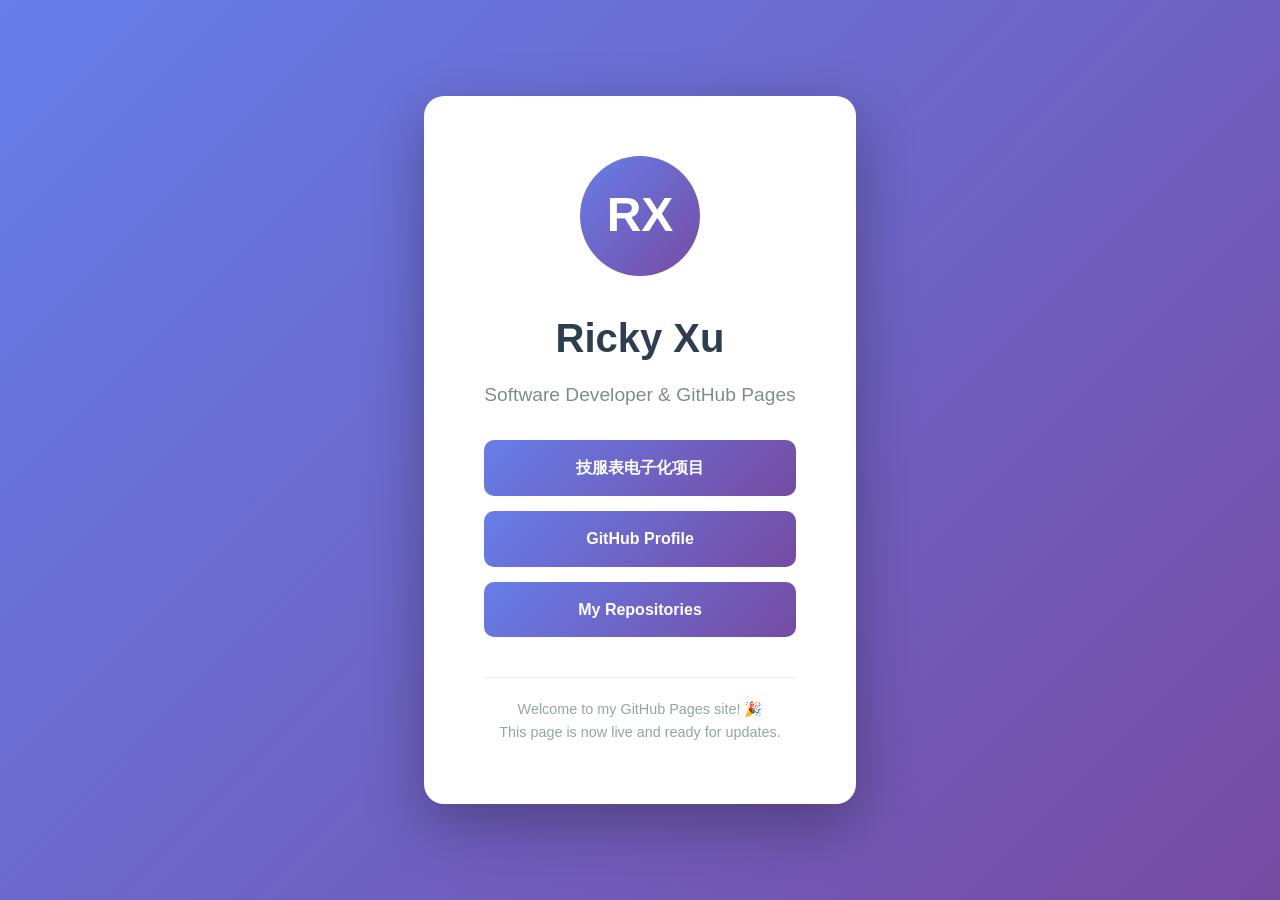
<file: index.html>
<!DOCTYPE html>
<html lang="zh-CN">
<head>
    <meta charset="UTF-8">
    <meta name="viewport" content="width=device-width, initial-scale=1.0">
    <title>Ricky Xu's GitHub Pages</title>
    <style>
        * {
            margin: 0;
            padding: 0;
            box-sizing: border-box;
        }
        body {
            font-family: -apple-system, BlinkMacSystemFont, 'Segoe UI', Roboto, 'Helvetica Neue', Arial, sans-serif;
            line-height: 1.6;
            color: #333;
            background: linear-gradient(135deg, #667eea 0%, #764ba2 100%);
            min-height: 100vh;
            display: flex;
            align-items: center;
            justify-content: center;
        }
        .container {
            background: white;
            border-radius: 20px;
            box-shadow: 0 20px 60px rgba(0, 0, 0, 0.3);
            padding: 60px;
            max-width: 600px;
            text-align: center;
            margin: 20px;
        }
        .avatar {
            width: 120px;
            height: 120px;
            border-radius: 50%;
            background: linear-gradient(135deg, #667eea 0%, #764ba2 100%);
            margin: 0 auto 30px;
            display: flex;
            align-items: center;
            justify-content: center;
            font-size: 48px;
            color: white;
            font-weight: bold;
        }
        h1 {
            font-size: 2.5em;
            margin-bottom: 10px;
            color: #2c3e50;
        }
        .subtitle {
            font-size: 1.2em;
            color: #7f8c8d;
            margin-bottom: 30px;
        }
        .links {
            display: flex;
            flex-direction: column;
            gap: 15px;
            margin-top: 30px;
        }
        .link {
            display: inline-block;
            padding: 15px 30px;
            background: linear-gradient(135deg, #667eea 0%, #764ba2 100%);
            color: white;
            text-decoration: none;
            border-radius: 10px;
            font-weight: 600;
            transition: transform 0.3s, box-shadow 0.3s;
        }
        .link:hover {
            transform: translateY(-3px);
            box-shadow: 0 10px 30px rgba(102, 126, 234, 0.4);
        }
        .footer {
            margin-top: 40px;
            padding-top: 20px;
            border-top: 1px solid #eee;
            color: #95a5a6;
            font-size: 0.9em;
        }
    </style>
</head>
<body>
    <div class="container">
        <div class="avatar">RX</div>
        <h1>Ricky Xu</h1>
        <p class="subtitle">Software Developer & GitHub Pages</p>
        
        <div class="links">
            <a href="./service-sheet-electronic/" class="link">技服表电子化项目</a>
            <a href="https://github.com/rickyxu83" class="link">GitHub Profile</a>
            <a href="https://github.com/rickyxu83?tab=repositories" class="link">My Repositories</a>
        </div>
        
        <div class="footer">
            <p>Welcome to my GitHub Pages site! 🎉</p>
            <p>This page is now live and ready for updates.</p>
        </div>
    </div>
</body>
</html>
</file>
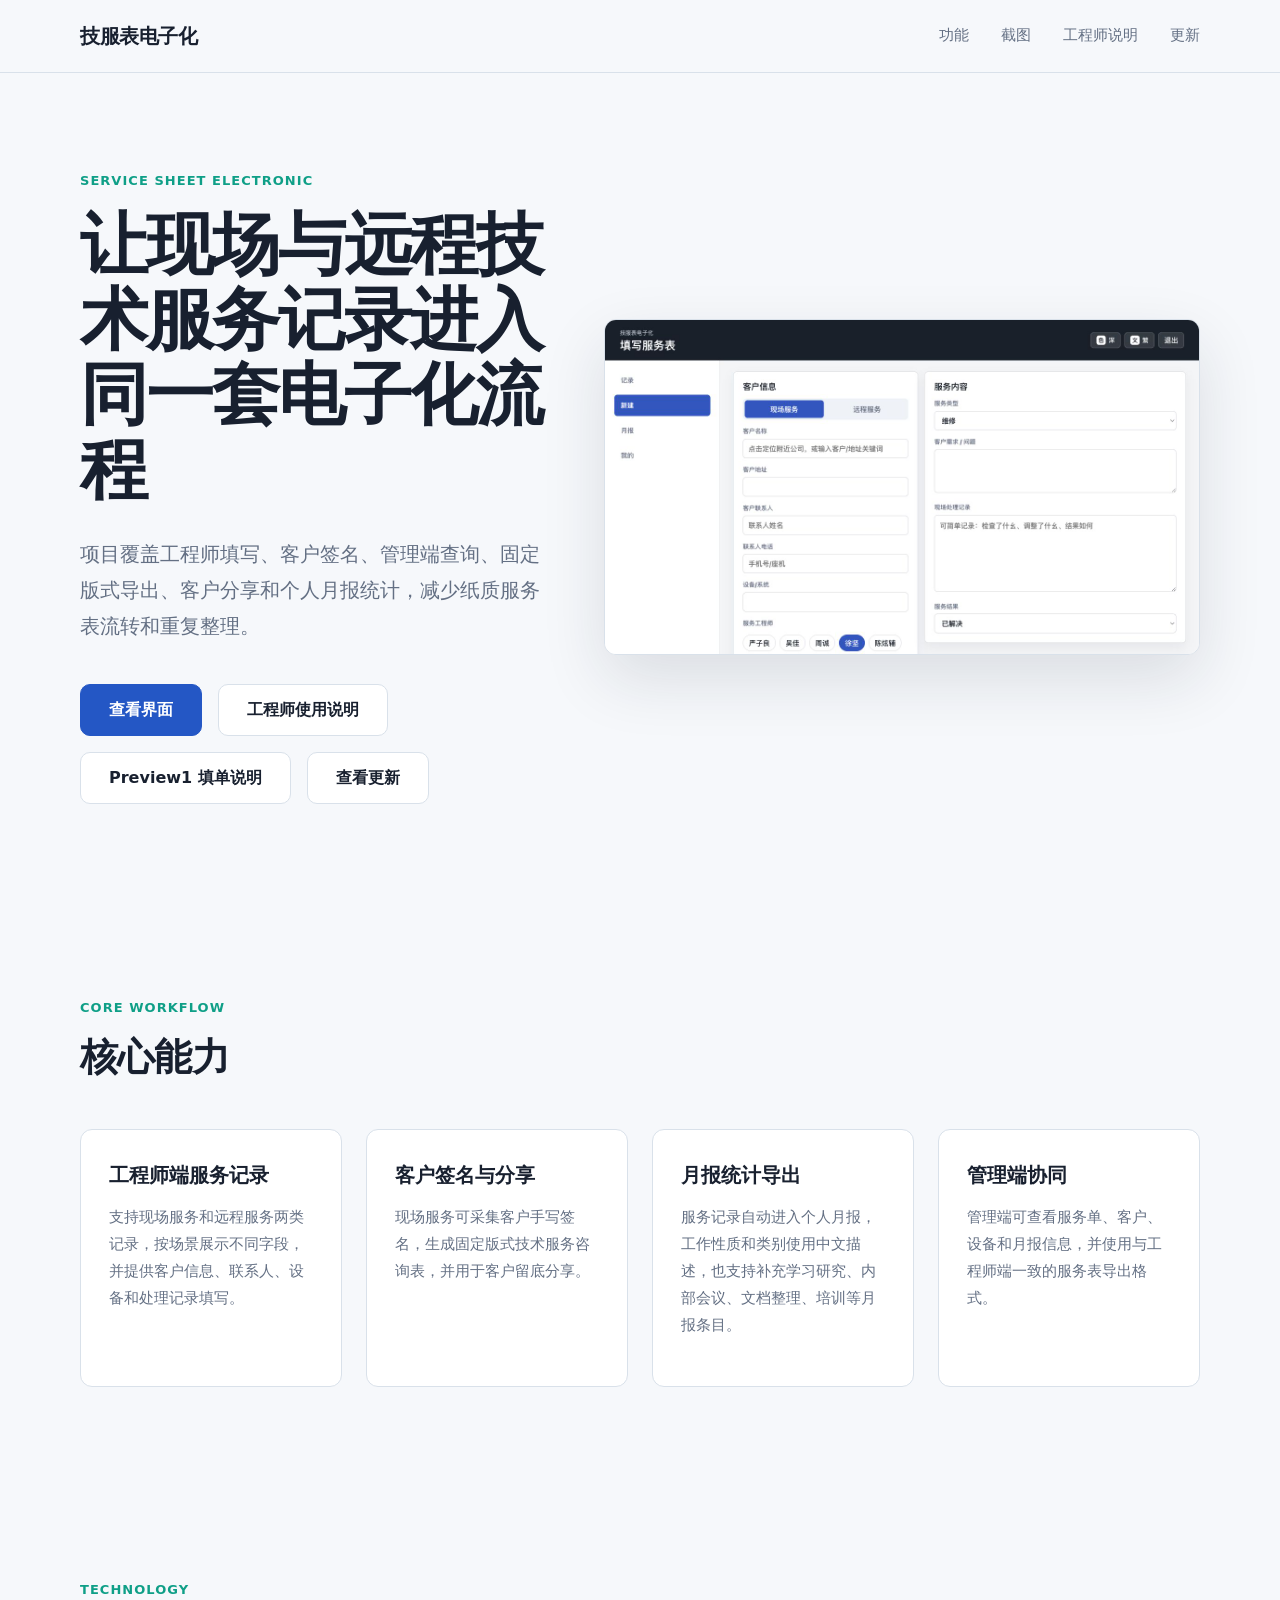
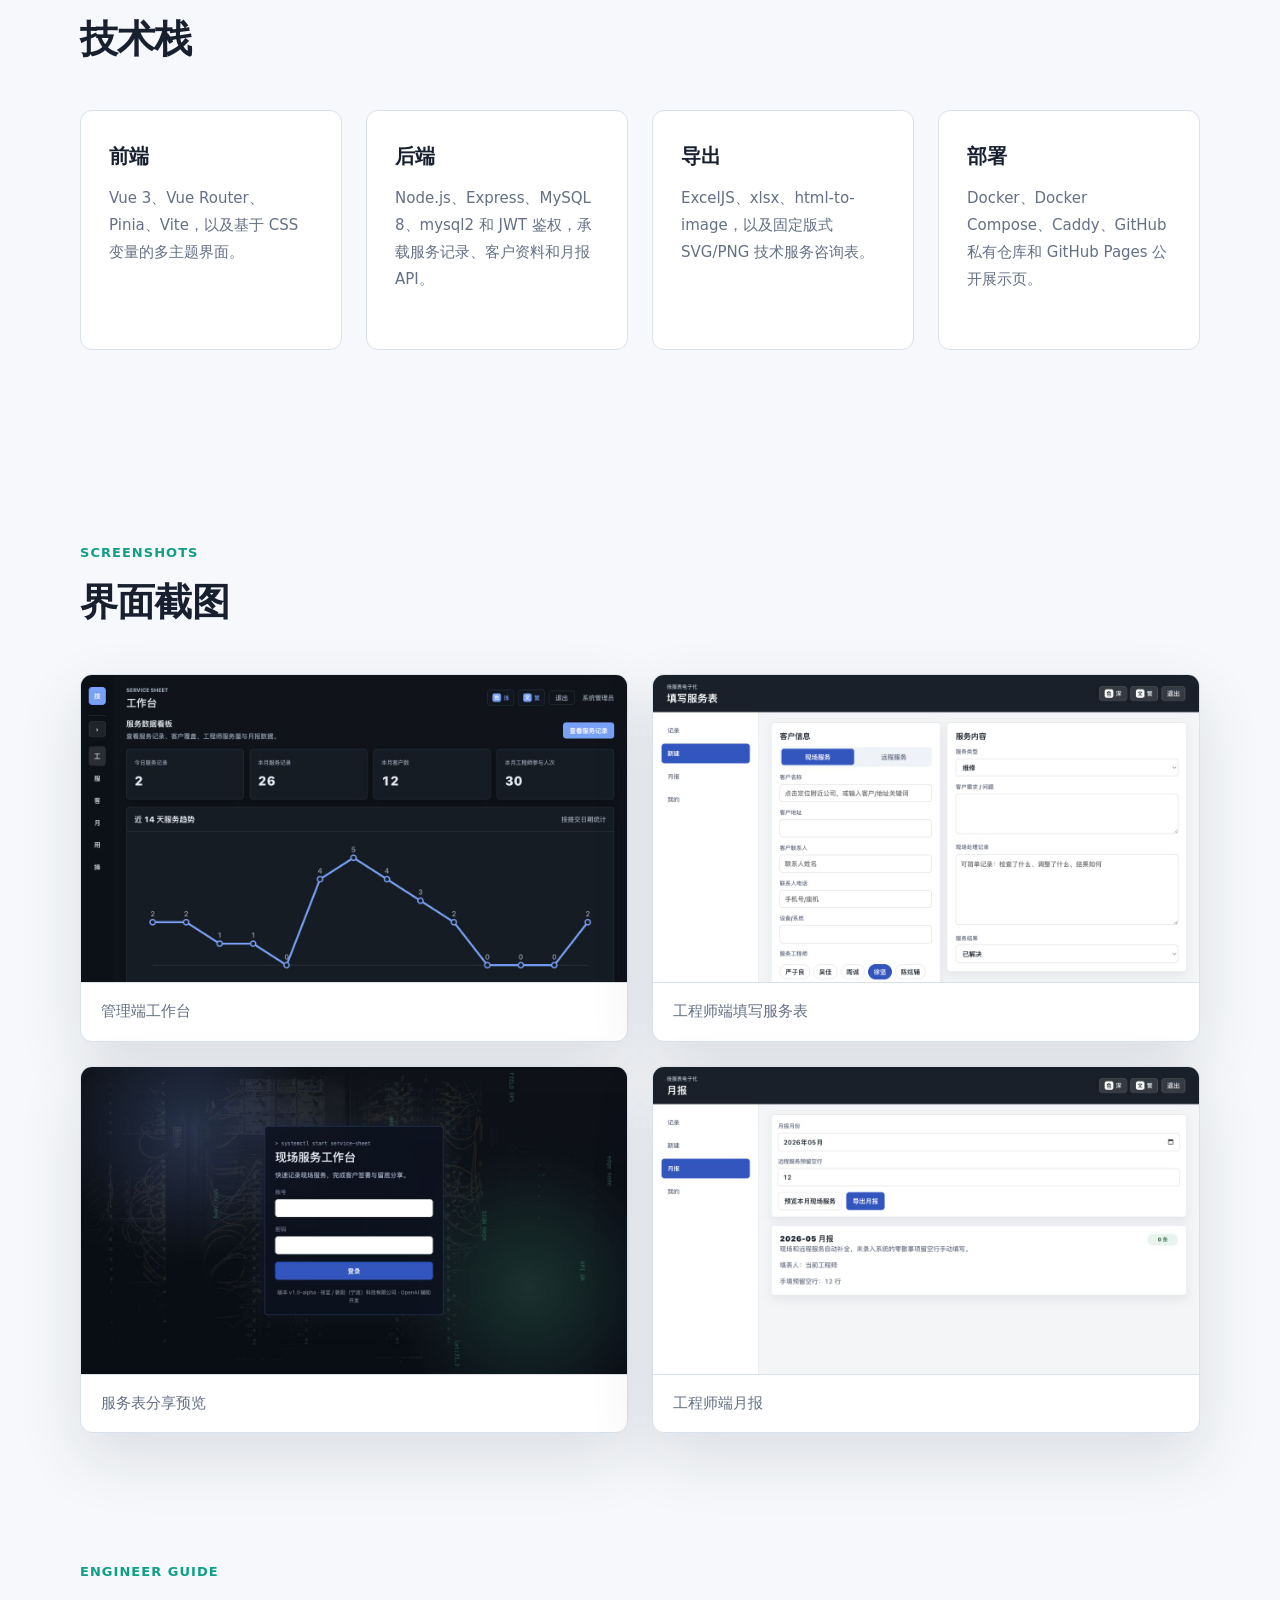
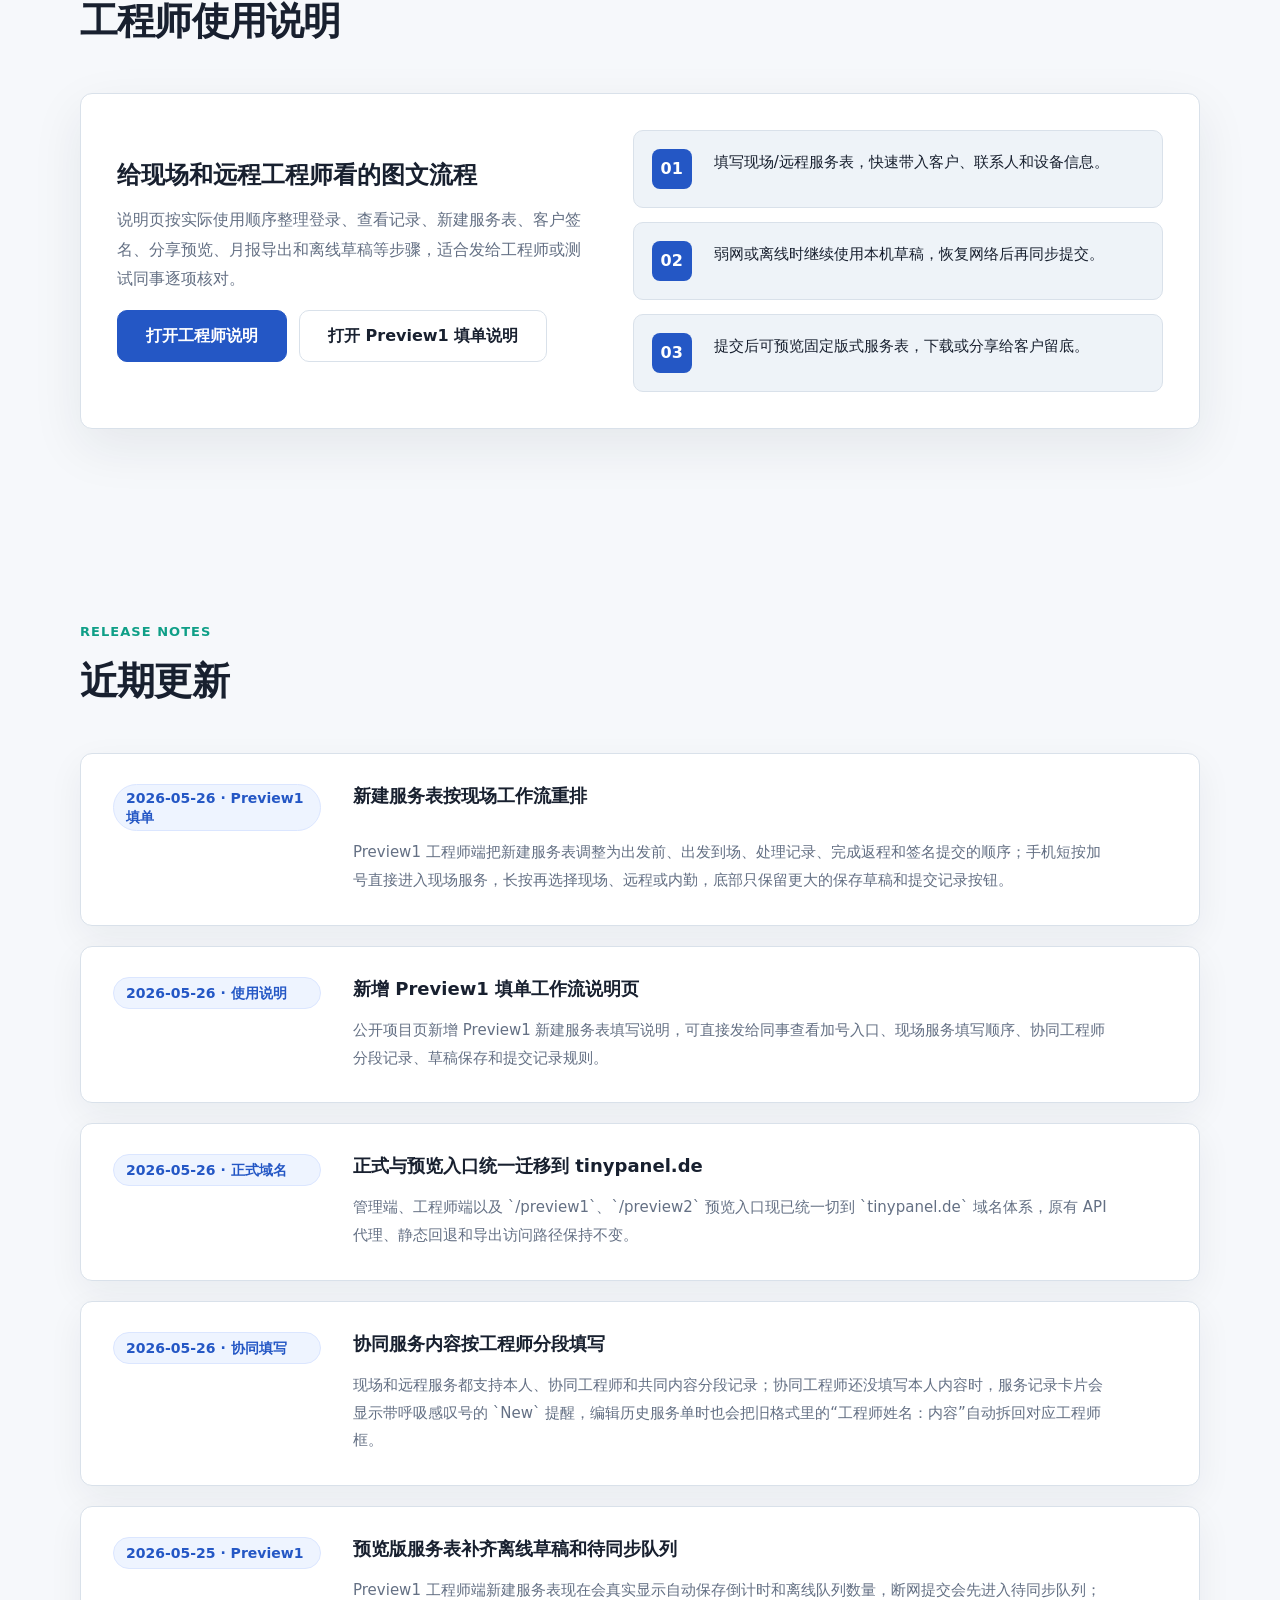
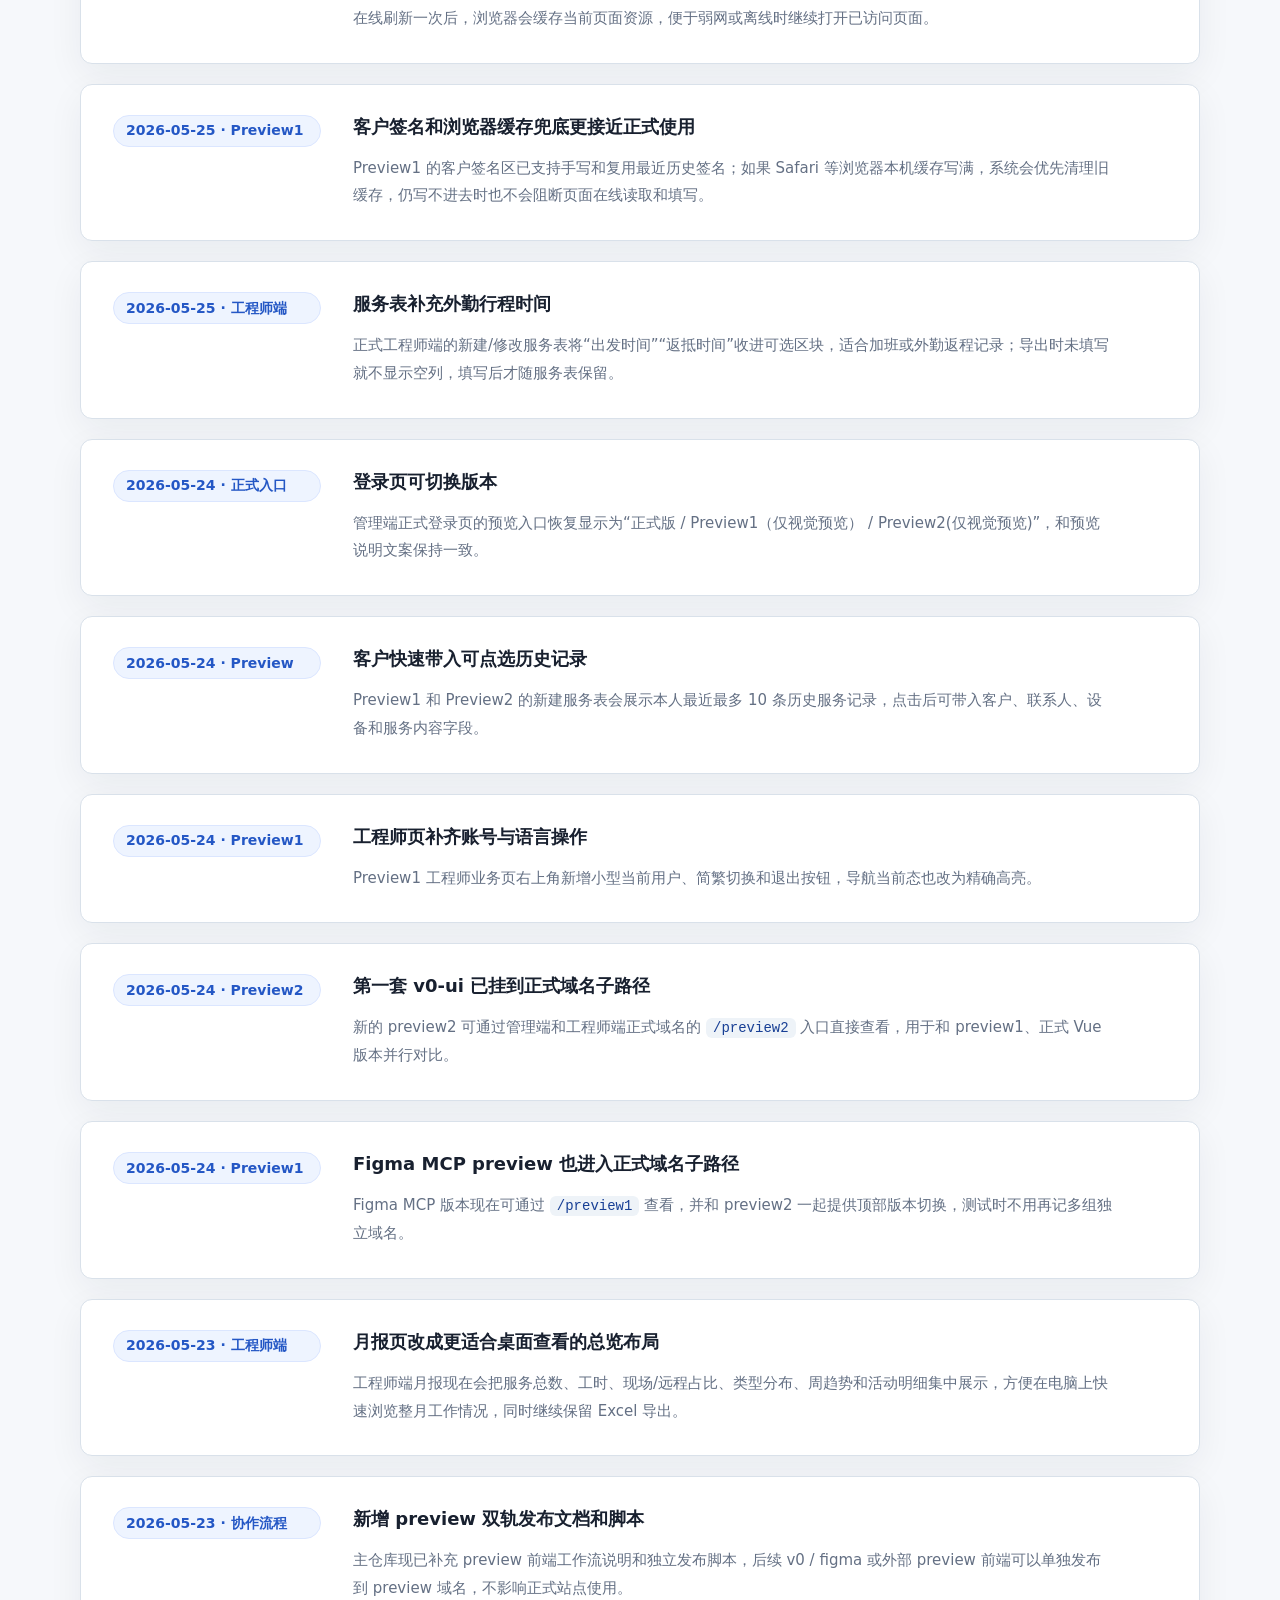
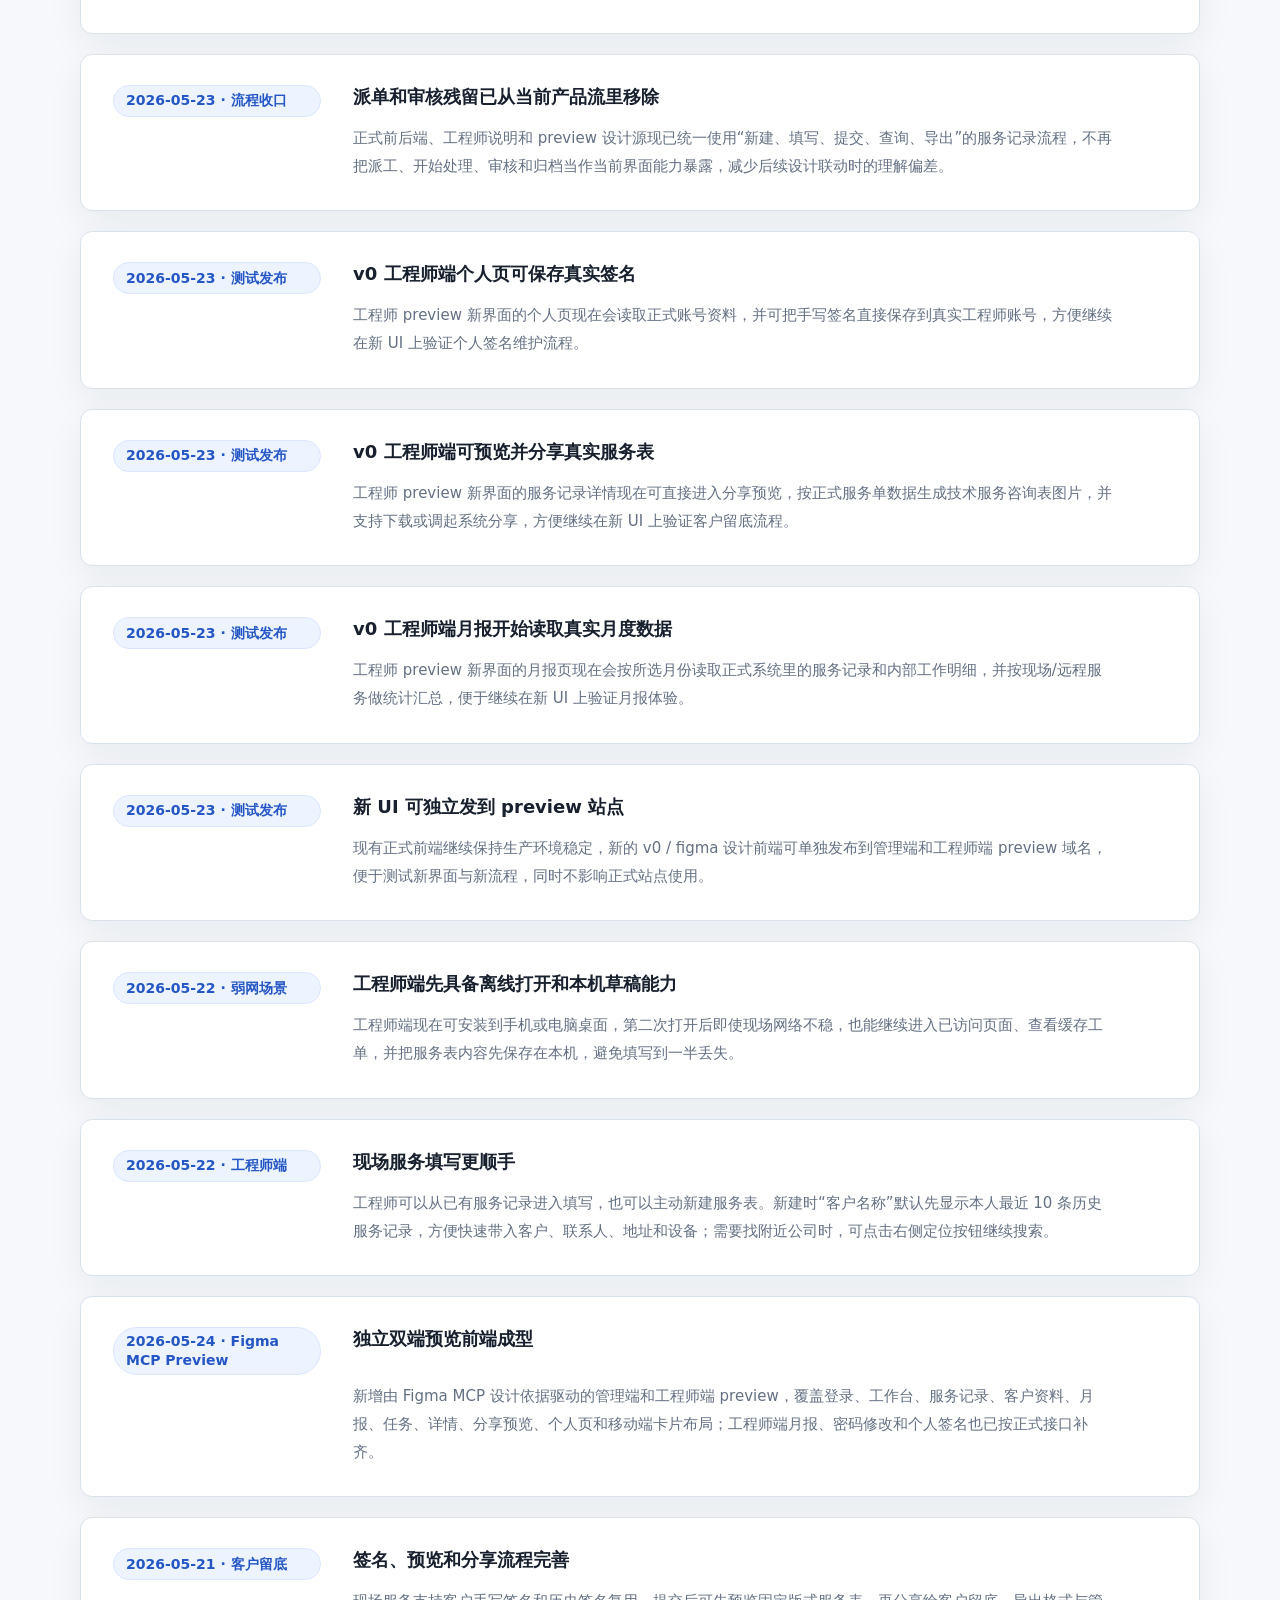
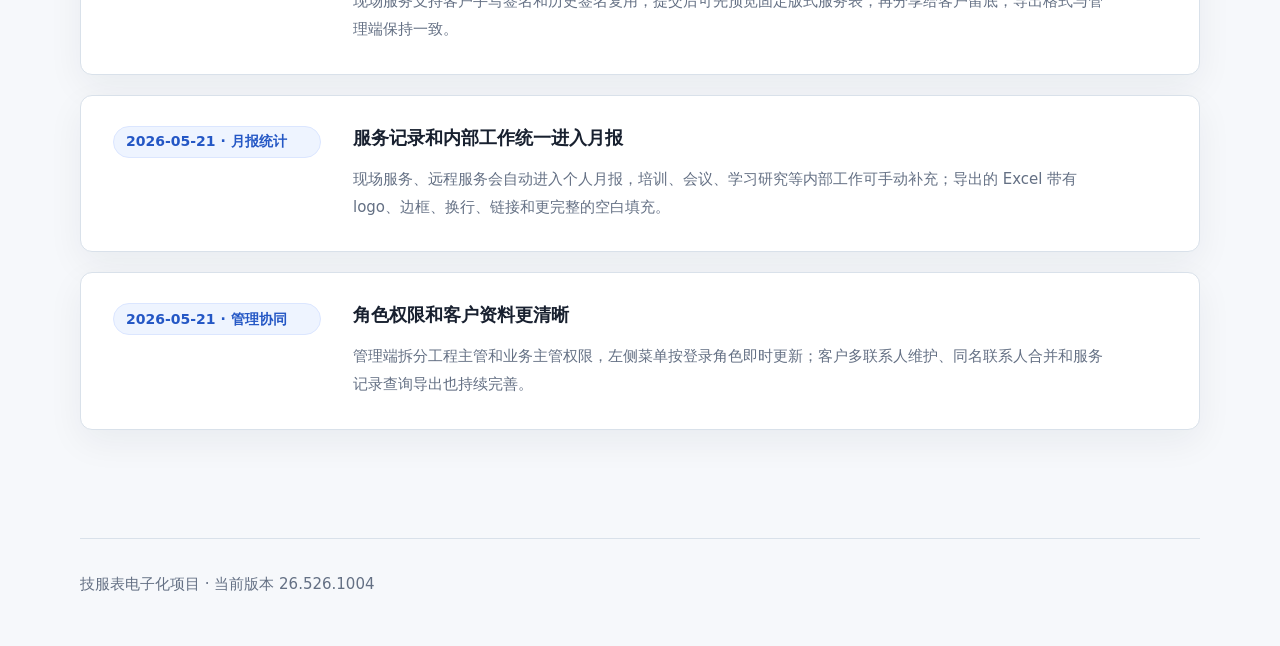
<file: service-sheet-electronic/index.html>
<!doctype html>
<html lang="zh-CN">
  <head>
    <meta charset="UTF-8" />
    <meta name="viewport" content="width=device-width, initial-scale=1.0" />
    <meta
      name="description"
      content="技服表电子化项目展示：面向技术服务团队的服务记录、客户签名、固定版式导出和月报统计工具。"
    />
    <title>技服表电子化项目</title>
    <link rel="stylesheet" href="./styles.css" />
  </head>
  <body>
    <header class="site-header">
      <nav class="nav" aria-label="主导航">
        <a class="brand" href="#top">技服表电子化</a>
        <div class="nav-links">
          <a href="#features">功能</a>
          <a href="#screenshots">截图</a>
          <a href="./engineer-guide.html">工程师说明</a>
          <a href="#updates">更新</a>
        </div>
      </nav>
    </header>

    <main id="top">
      <section class="hero">
        <div class="hero-copy">
          <p class="eyebrow">Service Sheet Electronic</p>
          <h1>让现场与远程技术服务记录进入同一套电子化流程</h1>
          <p class="lead">
            项目覆盖工程师填写、客户签名、管理端查询、固定版式导出、客户分享和个人月报统计，减少纸质服务表流转和重复整理。
          </p>
          <div class="hero-actions">
            <a class="button primary" href="#screenshots">查看界面</a>
            <a class="button secondary" href="./engineer-guide.html">工程师使用说明</a>
            <a class="button secondary" href="./engineer-preview1-workflow.html">Preview1 填单说明</a>
            <a class="button secondary" href="#updates">查看更新</a>
          </div>
        </div>
        <figure class="hero-media">
          <img src="./assets/engineer-new-sheet.png" alt="工程师端新建服务表界面" />
        </figure>
      </section>

      <section id="features" class="section">
        <div class="section-heading">
          <p class="eyebrow">Core Workflow</p>
          <h2>核心能力</h2>
        </div>
        <div class="feature-grid">
          <article class="feature-card">
            <h3>工程师端服务记录</h3>
            <p>支持现场服务和远程服务两类记录，按场景展示不同字段，并提供客户信息、联系人、设备和处理记录填写。</p>
          </article>
          <article class="feature-card">
            <h3>客户签名与分享</h3>
            <p>现场服务可采集客户手写签名，生成固定版式技术服务咨询表，并用于客户留底分享。</p>
          </article>
          <article class="feature-card">
            <h3>月报统计导出</h3>
            <p>服务记录自动进入个人月报，工作性质和类别使用中文描述，也支持补充学习研究、内部会议、文档整理、培训等月报条目。</p>
          </article>
          <article class="feature-card">
            <h3>管理端协同</h3>
            <p>管理端可查看服务单、客户、设备和月报信息，并使用与工程师端一致的服务表导出格式。</p>
          </article>
        </div>
      </section>

      <section id="tech" class="section">
        <div class="section-heading">
          <p class="eyebrow">Technology</p>
          <h2>技术栈</h2>
        </div>
        <div class="feature-grid">
          <article class="feature-card">
            <h3>前端</h3>
            <p>Vue 3、Vue Router、Pinia、Vite，以及基于 CSS 变量的多主题界面。</p>
          </article>
          <article class="feature-card">
            <h3>后端</h3>
            <p>Node.js、Express、MySQL 8、mysql2 和 JWT 鉴权，承载服务记录、客户资料和月报 API。</p>
          </article>
          <article class="feature-card">
            <h3>导出</h3>
            <p>ExcelJS、xlsx、html-to-image，以及固定版式 SVG/PNG 技术服务咨询表。</p>
          </article>
          <article class="feature-card">
            <h3>部署</h3>
            <p>Docker、Docker Compose、Caddy、GitHub 私有仓库和 GitHub Pages 公开展示页。</p>
          </article>
        </div>
      </section>

      <section id="screenshots" class="section">
        <div class="section-heading">
          <p class="eyebrow">Screenshots</p>
          <h2>界面截图</h2>
        </div>
        <div class="screenshot-grid">
          <figure>
            <img src="./assets/admin-dashboard.png" alt="管理端工作台" />
            <figcaption>管理端工作台</figcaption>
          </figure>
          <figure>
            <img src="./assets/engineer-new-sheet.png" alt="工程师端填写服务表" />
            <figcaption>工程师端填写服务表</figcaption>
          </figure>
          <figure>
            <img src="./assets/engineer-share-preview.png" alt="服务表分享预览" />
            <figcaption>服务表分享预览</figcaption>
          </figure>
          <figure>
            <img src="./assets/engineer-timesheet.png" alt="工程师端月报" />
            <figcaption>工程师端月报</figcaption>
          </figure>
        </div>
      </section>

      <section id="engineer-guide-summary" class="section guide-summary-home">
        <div class="section-heading">
          <p class="eyebrow">Engineer Guide</p>
          <h2>工程师使用说明</h2>
        </div>
        <div class="guide-summary-card">
          <div>
            <h3>给现场和远程工程师看的图文流程</h3>
            <p>
              说明页按实际使用顺序整理登录、查看记录、新建服务表、客户签名、分享预览、月报导出和离线草稿等步骤，适合发给工程师或测试同事逐项核对。
            </p>
            <div class="guide-summary-actions">
              <a class="button primary" href="./engineer-guide.html">打开工程师说明</a>
              <a class="button secondary" href="./engineer-preview1-workflow.html">打开 Preview1 填单说明</a>
            </div>
          </div>
          <div class="guide-summary-points">
            <article>
              <span>01</span>
              <p>填写现场/远程服务表，快速带入客户、联系人和设备信息。</p>
            </article>
            <article>
              <span>02</span>
              <p>弱网或离线时继续使用本机草稿，恢复网络后再同步提交。</p>
            </article>
            <article>
              <span>03</span>
              <p>提交后可预览固定版式服务表，下载或分享给客户留底。</p>
            </article>
          </div>
        </div>
      </section>

      <section id="updates" class="section updates">
        <div class="section-heading">
          <p class="eyebrow">Release Notes</p>
          <h2>近期更新</h2>
        </div>
        <div class="timeline">
          <article>
            <span>2026-05-26 · Preview1 填单</span>
            <h3>新建服务表按现场工作流重排</h3>
            <p>Preview1 工程师端把新建服务表调整为出发前、出发到场、处理记录、完成返程和签名提交的顺序；手机短按加号直接进入现场服务，长按再选择现场、远程或内勤，底部只保留更大的保存草稿和提交记录按钮。</p>
          </article>
          <article>
            <span>2026-05-26 · 使用说明</span>
            <h3>新增 Preview1 填单工作流说明页</h3>
            <p>公开项目页新增 <a href="./engineer-preview1-workflow.html">Preview1 新建服务表填写说明</a>，可直接发给同事查看加号入口、现场服务填写顺序、协同工程师分段记录、草稿保存和提交记录规则。</p>
          </article>
          <article>
            <span>2026-05-26 · 正式域名</span>
            <h3>正式与预览入口统一迁移到 tinypanel.de</h3>
            <p>管理端、工程师端以及 `/preview1`、`/preview2` 预览入口现已统一切到 `tinypanel.de` 域名体系，原有 API 代理、静态回退和导出访问路径保持不变。</p>
          </article>
          <article>
            <span>2026-05-26 · 协同填写</span>
            <h3>协同服务内容按工程师分段填写</h3>
            <p>现场和远程服务都支持本人、协同工程师和共同内容分段记录；协同工程师还没填写本人内容时，服务记录卡片会显示带呼吸感叹号的 `New` 提醒，编辑历史服务单时也会把旧格式里的“工程师姓名：内容”自动拆回对应工程师框。</p>
          </article>
          <article>
            <span>2026-05-25 · Preview1</span>
            <h3>预览版服务表补齐离线草稿和待同步队列</h3>
            <p>Preview1 工程师端新建服务表现在会真实显示自动保存倒计时和离线队列数量，断网提交会先进入待同步队列；在线刷新一次后，浏览器会缓存当前页面资源，便于弱网或离线时继续打开已访问页面。</p>
          </article>
          <article>
            <span>2026-05-25 · Preview1</span>
            <h3>客户签名和浏览器缓存兜底更接近正式使用</h3>
            <p>Preview1 的客户签名区已支持手写和复用最近历史签名；如果 Safari 等浏览器本机缓存写满，系统会优先清理旧缓存，仍写不进去时也不会阻断页面在线读取和填写。</p>
          </article>
          <article>
            <span>2026-05-25 · 工程师端</span>
            <h3>服务表补充外勤行程时间</h3>
            <p>正式工程师端的新建/修改服务表将“出发时间”“返抵时间”收进可选区块，适合加班或外勤返程记录；导出时未填写就不显示空列，填写后才随服务表保留。</p>
          </article>
          <article>
            <span>2026-05-24 · 正式入口</span>
            <h3>登录页可切换版本</h3>
            <p>管理端正式登录页的预览入口恢复显示为“正式版 / Preview1（仅视觉预览） / Preview2(仅视觉预览)”，和预览说明文案保持一致。</p>
          </article>
          <article>
            <span>2026-05-24 · Preview</span>
            <h3>客户快速带入可点选历史记录</h3>
            <p>Preview1 和 Preview2 的新建服务表会展示本人最近最多 10 条历史服务记录，点击后可带入客户、联系人、设备和服务内容字段。</p>
          </article>
          <article>
            <span>2026-05-24 · Preview1</span>
            <h3>工程师页补齐账号与语言操作</h3>
            <p>Preview1 工程师业务页右上角新增小型当前用户、简繁切换和退出按钮，导航当前态也改为精确高亮。</p>
          </article>
          <article>
            <span>2026-05-24 · Preview2</span>
            <h3>第一套 v0-ui 已挂到正式域名子路径</h3>
            <p>新的 preview2 可通过管理端和工程师端正式域名的 <code>/preview2</code> 入口直接查看，用于和 preview1、正式 Vue 版本并行对比。</p>
          </article>
          <article>
            <span>2026-05-24 · Preview1</span>
            <h3>Figma MCP preview 也进入正式域名子路径</h3>
            <p>Figma MCP 版本现在可通过 <code>/preview1</code> 查看，并和 preview2 一起提供顶部版本切换，测试时不用再记多组独立域名。</p>
          </article>
          <article>
            <span>2026-05-23 · 工程师端</span>
            <h3>月报页改成更适合桌面查看的总览布局</h3>
            <p>工程师端月报现在会把服务总数、工时、现场/远程占比、类型分布、周趋势和活动明细集中展示，方便在电脑上快速浏览整月工作情况，同时继续保留 Excel 导出。</p>
          </article>
          <article>
            <span>2026-05-23 · 协作流程</span>
            <h3>新增 preview 双轨发布文档和脚本</h3>
            <p>主仓库现已补充 preview 前端工作流说明和独立发布脚本，后续 v0 / figma 或外部 preview 前端可以单独发布到 preview 域名，不影响正式站点使用。</p>
          </article>
          <article>
            <span>2026-05-23 · 流程收口</span>
            <h3>派单和审核残留已从当前产品流里移除</h3>
            <p>正式前后端、工程师说明和 preview 设计源现已统一使用“新建、填写、提交、查询、导出”的服务记录流程，不再把派工、开始处理、审核和归档当作当前界面能力暴露，减少后续设计联动时的理解偏差。</p>
          </article>
          <article>
            <span>2026-05-23 · 测试发布</span>
            <h3>v0 工程师端个人页可保存真实签名</h3>
            <p>工程师 preview 新界面的个人页现在会读取正式账号资料，并可把手写签名直接保存到真实工程师账号，方便继续在新 UI 上验证个人签名维护流程。</p>
          </article>
          <article>
            <span>2026-05-23 · 测试发布</span>
            <h3>v0 工程师端可预览并分享真实服务表</h3>
            <p>工程师 preview 新界面的服务记录详情现在可直接进入分享预览，按正式服务单数据生成技术服务咨询表图片，并支持下载或调起系统分享，方便继续在新 UI 上验证客户留底流程。</p>
          </article>
          <article>
            <span>2026-05-23 · 测试发布</span>
            <h3>v0 工程师端月报开始读取真实月度数据</h3>
            <p>工程师 preview 新界面的月报页现在会按所选月份读取正式系统里的服务记录和内部工作明细，并按现场/远程服务做统计汇总，便于继续在新 UI 上验证月报体验。</p>
          </article>
          <article>
            <span>2026-05-23 · 测试发布</span>
            <h3>新 UI 可独立发到 preview 站点</h3>
            <p>现有正式前端继续保持生产环境稳定，新的 v0 / figma 设计前端可单独发布到管理端和工程师端 preview 域名，便于测试新界面与新流程，同时不影响正式站点使用。</p>
          </article>
          <article>
            <span>2026-05-22 · 弱网场景</span>
            <h3>工程师端先具备离线打开和本机草稿能力</h3>
            <p>工程师端现在可安装到手机或电脑桌面，第二次打开后即使现场网络不稳，也能继续进入已访问页面、查看缓存工单，并把服务表内容先保存在本机，避免填写到一半丢失。</p>
          </article>
          <article>
            <span>2026-05-22 · 工程师端</span>
            <h3>现场服务填写更顺手</h3>
            <p>工程师可以从已有服务记录进入填写，也可以主动新建服务表。新建时“客户名称”默认先显示本人最近 10 条历史服务记录，方便快速带入客户、联系人、地址和设备；需要找附近公司时，可点击右侧定位按钮继续搜索。</p>
          </article>
          <article>
            <span>2026-05-24 · Figma MCP Preview</span>
            <h3>独立双端预览前端成型</h3>
            <p>新增由 Figma MCP 设计依据驱动的管理端和工程师端 preview，覆盖登录、工作台、服务记录、客户资料、月报、任务、详情、分享预览、个人页和移动端卡片布局；工程师端月报、密码修改和个人签名也已按正式接口补齐。</p>
          </article>
          <article>
            <span>2026-05-21 · 客户留底</span>
            <h3>签名、预览和分享流程完善</h3>
            <p>现场服务支持客户手写签名和历史签名复用，提交后可先预览固定版式服务表，再分享给客户留底，导出格式与管理端保持一致。</p>
          </article>
          <article>
            <span>2026-05-21 · 月报统计</span>
            <h3>服务记录和内部工作统一进入月报</h3>
            <p>现场服务、远程服务会自动进入个人月报，培训、会议、学习研究等内部工作可手动补充；导出的 Excel 带有 logo、边框、换行、链接和更完整的空白填充。</p>
          </article>
          <article>
            <span>2026-05-21 · 管理协同</span>
            <h3>角色权限和客户资料更清晰</h3>
            <p>管理端拆分工程主管和业务主管权限，左侧菜单按登录角色即时更新；客户多联系人维护、同名联系人合并和服务记录查询导出也持续完善。</p>
          </article>
        </div>
      </section>
    </main>

    <footer class="footer">
      <p>技服表电子化项目 · 当前版本 26.526.1004</p>
    </footer>
  </body>
</html>
</file>
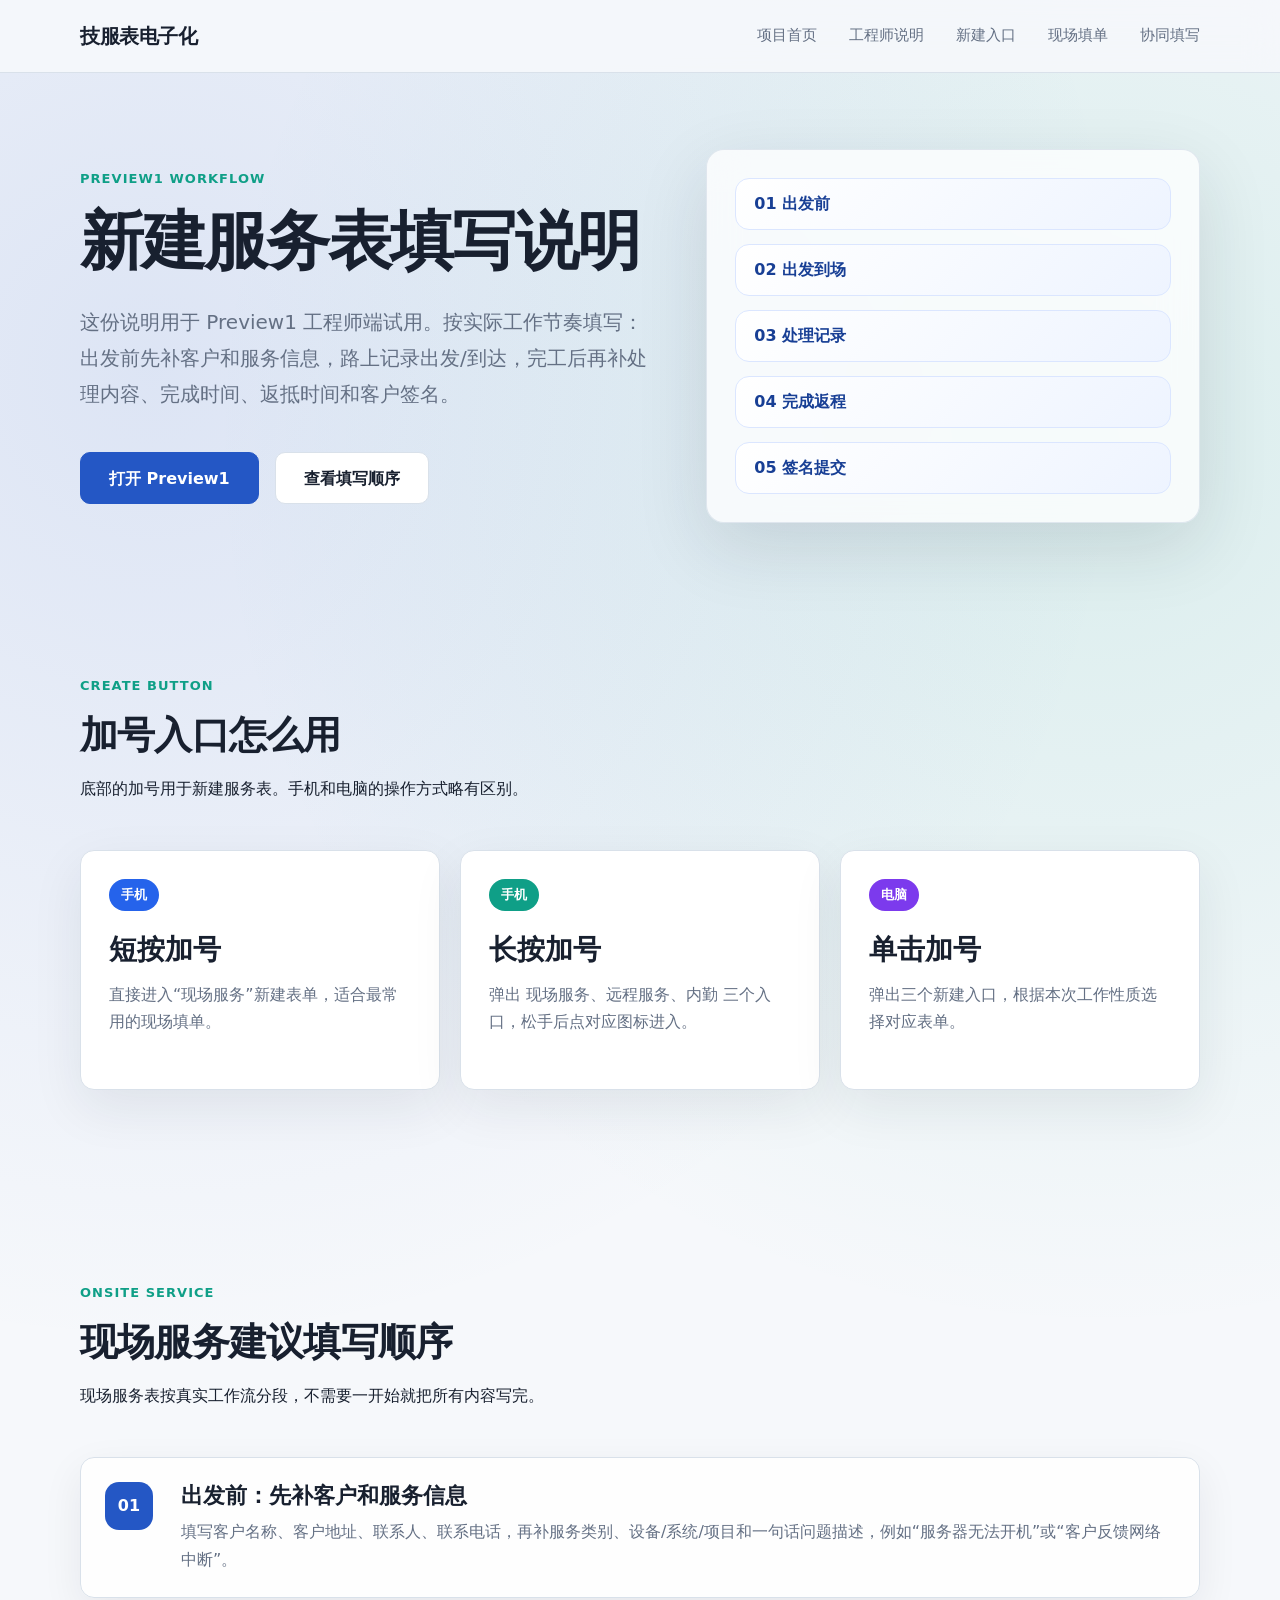
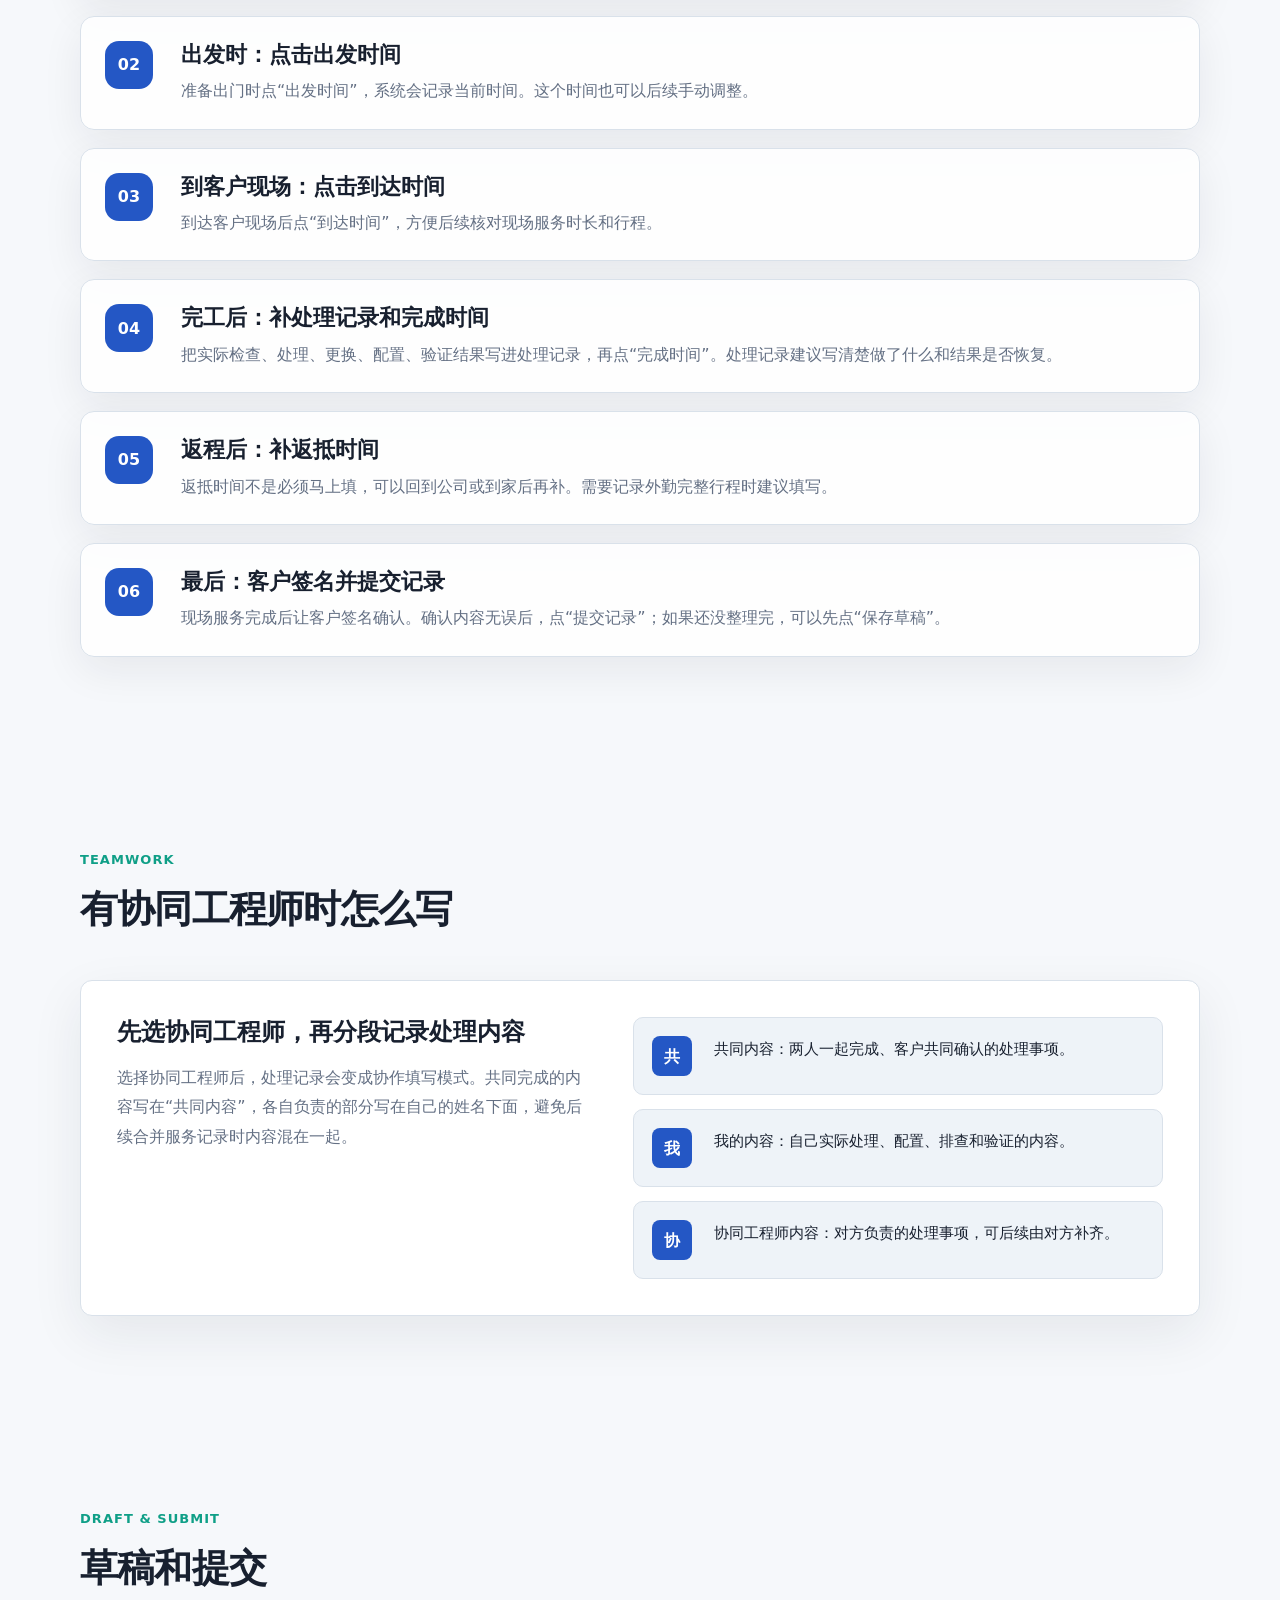
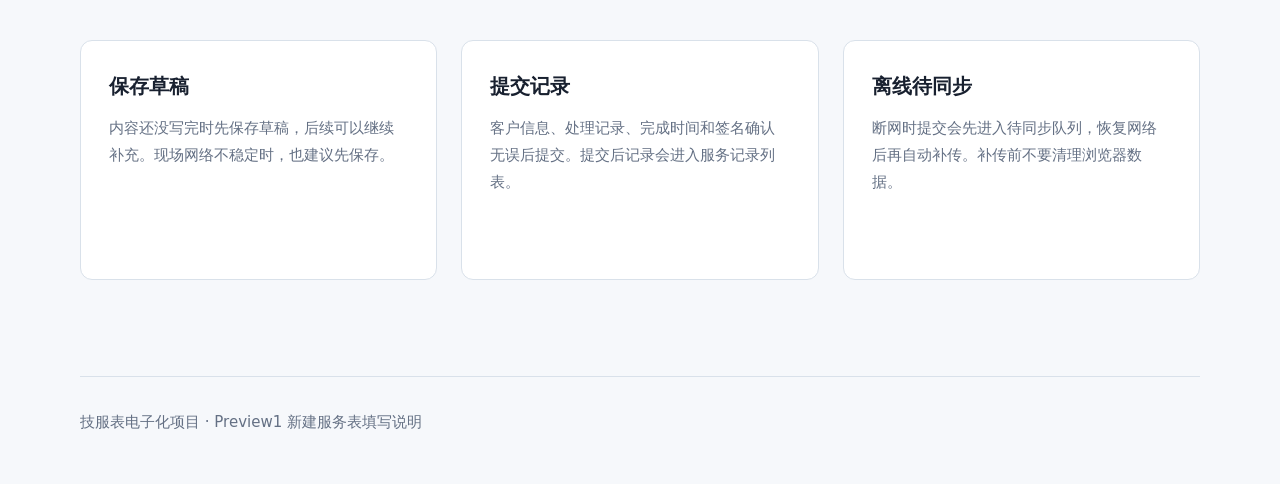
<file: service-sheet-electronic/engineer-preview1-workflow.html>
<!doctype html>
<html lang="zh-CN">
  <head>
    <meta charset="UTF-8" />
    <meta name="viewport" content="width=device-width, initial-scale=1.0" />
    <meta
      name="description"
      content="Preview1 工程师端新建服务表填写说明，覆盖加号入口、现场服务填单顺序、协同工程师和提交记录。"
    />
    <title>Preview1 新建服务表填写说明 - 技服表电子化</title>
    <link rel="stylesheet" href="./styles.css" />
  </head>
  <body class="guide-page workflow-page">
    <header class="site-header">
      <nav class="nav" aria-label="主导航">
        <a class="brand" href="./index.html">技服表电子化</a>
        <div class="nav-links">
          <a href="./index.html">项目首页</a>
          <a href="./engineer-guide.html">工程师说明</a>
          <a href="#entry">新建入口</a>
          <a href="#onsite">现场填单</a>
          <a href="#teamwork">协同填写</a>
        </div>
      </nav>
    </header>

    <main>
      <section class="workflow-hero">
        <div class="workflow-hero-copy">
          <p class="eyebrow">Preview1 Workflow</p>
          <h1>新建服务表填写说明</h1>
          <p class="lead">
            这份说明用于 Preview1 工程师端试用。按实际工作节奏填写：出发前先补客户和服务信息，路上记录出发/到达，完工后再补处理内容、完成时间、返抵时间和客户签名。
          </p>
          <div class="hero-actions">
            <a class="button primary" href="https://eng.tinypanel.de/preview1/">打开 Preview1</a>
            <a class="button secondary" href="#onsite">查看填写顺序</a>
          </div>
        </div>
        <div class="workflow-hero-panel" aria-label="填写顺序概览">
          <span>01 出发前</span>
          <span>02 出发到场</span>
          <span>03 处理记录</span>
          <span>04 完成返程</span>
          <span>05 签名提交</span>
        </div>
      </section>

      <section id="entry" class="section">
        <div class="section-heading">
          <p class="eyebrow">Create Button</p>
          <h2>加号入口怎么用</h2>
          <p>底部的加号用于新建服务表。手机和电脑的操作方式略有区别。</p>
        </div>
        <div class="workflow-entry-grid">
          <article class="workflow-entry-card accent-blue">
            <span>手机</span>
            <h3>短按加号</h3>
            <p>直接进入“现场服务”新建表单，适合最常用的现场填单。</p>
          </article>
          <article class="workflow-entry-card accent-teal">
            <span>手机</span>
            <h3>长按加号</h3>
            <p>弹出 现场服务、远程服务、内勤 三个入口，松手后点对应图标进入。</p>
          </article>
          <article class="workflow-entry-card accent-violet">
            <span>电脑</span>
            <h3>单击加号</h3>
            <p>弹出三个新建入口，根据本次工作性质选择对应表单。</p>
          </article>
        </div>
      </section>

      <section id="onsite" class="section">
        <div class="section-heading">
          <p class="eyebrow">Onsite Service</p>
          <h2>现场服务建议填写顺序</h2>
          <p>现场服务表按真实工作流分段，不需要一开始就把所有内容写完。</p>
        </div>
        <div class="workflow-timeline">
          <article>
            <span>01</span>
            <div>
              <h3>出发前：先补客户和服务信息</h3>
              <p>填写客户名称、客户地址、联系人、联系电话，再补服务类别、设备/系统/项目和一句话问题描述，例如“服务器无法开机”或“客户反馈网络中断”。</p>
            </div>
          </article>
          <article>
            <span>02</span>
            <div>
              <h3>出发时：点击出发时间</h3>
              <p>准备出门时点“出发时间”，系统会记录当前时间。这个时间也可以后续手动调整。</p>
            </div>
          </article>
          <article>
            <span>03</span>
            <div>
              <h3>到客户现场：点击到达时间</h3>
              <p>到达客户现场后点“到达时间”，方便后续核对现场服务时长和行程。</p>
            </div>
          </article>
          <article>
            <span>04</span>
            <div>
              <h3>完工后：补处理记录和完成时间</h3>
              <p>把实际检查、处理、更换、配置、验证结果写进处理记录，再点“完成时间”。处理记录建议写清楚做了什么和结果是否恢复。</p>
            </div>
          </article>
          <article>
            <span>05</span>
            <div>
              <h3>返程后：补返抵时间</h3>
              <p>返抵时间不是必须马上填，可以回到公司或到家后再补。需要记录外勤完整行程时建议填写。</p>
            </div>
          </article>
          <article>
            <span>06</span>
            <div>
              <h3>最后：客户签名并提交记录</h3>
              <p>现场服务完成后让客户签名确认。确认内容无误后，点“提交记录”；如果还没整理完，可以先点“保存草稿”。</p>
            </div>
          </article>
        </div>
      </section>

      <section id="teamwork" class="section">
        <div class="section-heading">
          <p class="eyebrow">Teamwork</p>
          <h2>有协同工程师时怎么写</h2>
        </div>
        <div class="guide-summary-card workflow-team-card">
          <div>
            <h3>先选协同工程师，再分段记录处理内容</h3>
            <p>
              选择协同工程师后，处理记录会变成协作填写模式。共同完成的内容写在“共同内容”，各自负责的部分写在自己的姓名下面，避免后续合并服务记录时内容混在一起。
            </p>
          </div>
          <div class="guide-summary-points">
            <article>
              <span>共</span>
              <p>共同内容：两人一起完成、客户共同确认的处理事项。</p>
            </article>
            <article>
              <span>我</span>
              <p>我的内容：自己实际处理、配置、排查和验证的内容。</p>
            </article>
            <article>
              <span>协</span>
              <p>协同工程师内容：对方负责的处理事项，可后续由对方补齐。</p>
            </article>
          </div>
        </div>
      </section>

      <section id="submit" class="section">
        <div class="section-heading">
          <p class="eyebrow">Draft & Submit</p>
          <h2>草稿和提交</h2>
        </div>
        <div class="feature-grid guide-grid">
          <article class="feature-card">
            <h3>保存草稿</h3>
            <p>内容还没写完时先保存草稿，后续可以继续补充。现场网络不稳定时，也建议先保存。</p>
          </article>
          <article class="feature-card">
            <h3>提交记录</h3>
            <p>客户信息、处理记录、完成时间和签名确认无误后提交。提交后记录会进入服务记录列表。</p>
          </article>
          <article class="feature-card">
            <h3>离线待同步</h3>
            <p>断网时提交会先进入待同步队列，恢复网络后再自动补传。补传前不要清理浏览器数据。</p>
          </article>
        </div>
      </section>
    </main>

    <footer class="footer">
      <p>技服表电子化项目 · Preview1 新建服务表填写说明</p>
    </footer>
  </body>
</html>
</file>
<file: service-sheet-electronic/styles.css>
:root {
  color-scheme: light;
  --bg: #f6f8fb;
  --surface: #ffffff;
  --surface-muted: #eef3f8;
  --text: #18202f;
  --muted: #647084;
  --line: #d9e1ea;
  --primary: #2457c5;
  --primary-dark: #183f95;
  --accent: #0f9f87;
  font-family:
    Inter, ui-sans-serif, system-ui, -apple-system, BlinkMacSystemFont, "Segoe UI", "Microsoft YaHei", sans-serif;
}

* {
  box-sizing: border-box;
}

html {
  scroll-behavior: smooth;
}

body {
  margin: 0;
  background: var(--bg);
  color: var(--text);
  line-height: 1.7;
  -webkit-font-smoothing: antialiased;
  -moz-osx-font-smoothing: grayscale;
}

a {
  color: inherit;
  text-decoration: none;
  transition: color 0.2s ease;
}

img {
  display: block;
  width: 100%;
}

/* Header & Navigation */
.site-header {
  position: sticky;
  top: 0;
  z-index: 10;
  background: rgba(246, 248, 251, 0.92);
  border-bottom: 1px solid var(--line);
  backdrop-filter: blur(16px);
}

.nav,
.hero,
.section,
.footer {
  width: min(1120px, calc(100% - 48px));
  margin: 0 auto;
}

.nav {
  display: flex;
  align-items: center;
  justify-content: space-between;
  min-height: 72px;
}

.brand {
  font-size: 20px;
  font-weight: 750;
  letter-spacing: -0.02em;
}

.nav-links {
  display: flex;
  gap: 32px;
  color: var(--muted);
  font-size: 15px;
  font-weight: 500;
}

.nav-links a {
  padding: 4px 0;
  position: relative;
}

.nav-links a::after {
  content: '';
  position: absolute;
  bottom: 0;
  left: 0;
  width: 0;
  height: 2px;
  background: var(--primary);
  transition: width 0.2s ease;
}

.nav-links a:hover {
  color: var(--primary);
}

.nav-links a:hover::after {
  width: 100%;
}

/* Hero Section */
.hero {
  display: grid;
  grid-template-columns: minmax(0, 0.88fr) minmax(420px, 1.12fr);
  gap: 56px;
  align-items: center;
  min-height: calc(100vh - 72px);
  padding: 64px 0;
}

.eyebrow {
  margin: 0 0 16px;
  color: var(--accent);
  font-size: 13px;
  font-weight: 700;
  letter-spacing: 0.08em;
  text-transform: uppercase;
}

h1,
h2,
h3,
p {
  margin-top: 0;
}

h1 {
  max-width: 760px;
  margin-bottom: 28px;
  font-size: clamp(40px, 6vw, 68px);
  line-height: 1.1;
  letter-spacing: -0.03em;
  font-weight: 800;
}

.lead {
  max-width: 680px;
  color: var(--muted);
  font-size: 20px;
  line-height: 1.8;
}

.hero-actions {
  display: flex;
  flex-wrap: wrap;
  gap: 16px;
  margin-top: 40px;
}

.button {
  display: inline-flex;
  align-items: center;
  justify-content: center;
  min-height: 52px;
  padding: 0 28px;
  border: 1px solid var(--line);
  border-radius: 10px;
  font-weight: 700;
  font-size: 16px;
  transition: all 0.2s ease;
}

.button.primary {
  background: var(--primary);
  border-color: var(--primary);
  color: #ffffff;
}

.button.primary:hover {
  background: var(--primary-dark);
  transform: translateY(-2px);
  box-shadow: 0 8px 24px rgba(36, 87, 197, 0.3);
}

.button.secondary {
  background: var(--surface);
}

.button.secondary:hover {
  background: var(--surface-muted);
  transform: translateY(-2px);
}

.hero-media,
.screenshot-grid figure {
  margin: 0;
  overflow: hidden;
  background: var(--surface);
  border: 1px solid var(--line);
  border-radius: 12px;
  box-shadow: 0 24px 64px rgba(24, 32, 47, 0.12);
}

.hero-media img {
  aspect-ratio: 16 / 9;
  object-fit: cover;
}

/* Sections */
.section {
  padding: 96px 0;
}

.section-heading {
  max-width: 720px;
  margin-bottom: 48px;
}

.section h2 {
  margin-bottom: 16px;
  font-size: 38px;
  line-height: 1.2;
  letter-spacing: -0.02em;
  font-weight: 800;
}

/* Feature Grid */
.feature-grid {
  display: grid;
  grid-template-columns: repeat(4, minmax(0, 1fr));
  gap: 24px;
}

.feature-card {
  min-height: 240px;
  padding: 32px 28px;
  background: var(--surface);
  border: 1px solid var(--line);
  border-radius: 12px;
  transition: all 0.3s ease;
}

.feature-card:hover {
  transform: translateY(-4px);
  box-shadow: 0 16px 48px rgba(24, 32, 47, 0.12);
}

.feature-card h3,
.timeline h3 {
  margin-bottom: 16px;
  font-size: 20px;
  font-weight: 700;
  line-height: 1.3;
}

.feature-card p,
.timeline p,
.footer {
  color: var(--muted);
  line-height: 1.8;
}

.feature-card p {
  font-size: 15px;
}

/* Screenshot Grid */
.screenshot-grid {
  display: grid;
  grid-template-columns: repeat(2, minmax(0, 1fr));
  gap: 24px;
}

.screenshot-grid img {
  aspect-ratio: 16 / 9;
  object-fit: cover;
}

.screenshot-grid figcaption {
  padding: 16px 20px;
  border-top: 1px solid var(--line);
  color: var(--muted);
  font-size: 15px;
  font-weight: 500;
}

/* Engineer Guide Summary */
.guide-summary-home {
  padding-top: 32px;
}

.guide-summary-card {
  display: grid;
  grid-template-columns: minmax(0, 0.95fr) minmax(360px, 1.05fr);
  gap: 36px;
  align-items: center;
  padding: 36px;
  background: var(--surface);
  border: 1px solid var(--line);
  border-radius: 12px;
  box-shadow: 0 18px 52px rgba(24, 32, 47, 0.08);
}

.guide-summary-card h3 {
  margin-bottom: 14px;
  font-size: 24px;
  line-height: 1.3;
}

.guide-summary-card p {
  color: var(--muted);
  font-size: 16px;
  line-height: 1.85;
}

.guide-summary-card .button {
  margin-top: 10px;
}

.guide-summary-actions {
  display: flex;
  flex-wrap: wrap;
  gap: 12px;
  margin-top: 10px;
}

.guide-summary-actions .button {
  margin-top: 0;
}

.guide-summary-points {
  display: grid;
  gap: 14px;
}

.guide-summary-points article {
  display: grid;
  grid-template-columns: 48px minmax(0, 1fr);
  gap: 14px;
  align-items: start;
  padding: 18px;
  background: var(--surface-muted);
  border: 1px solid var(--line);
  border-radius: 10px;
}

.guide-summary-points span {
  display: inline-flex;
  align-items: center;
  justify-content: center;
  width: 40px;
  height: 40px;
  border-radius: 8px;
  background: var(--primary);
  color: #ffffff;
  font-weight: 800;
}

.guide-summary-points p {
  margin: 0;
  color: var(--text);
  font-size: 15px;
  line-height: 1.75;
}

/* Updates Timeline */
.updates {
  padding-bottom: 108px;
}

.timeline {
  display: grid;
  gap: 20px;
}

.timeline article {
  display: grid;
  grid-template-columns: 208px minmax(0, 1fr);
  gap: 8px 32px;
  align-items: start;
  padding: 30px 32px;
  background: var(--surface);
  border: 1px solid var(--line);
  border-radius: 12px;
  box-shadow: 0 12px 36px rgba(24, 32, 47, 0.06);
  transition: all 0.2s ease;
}

.timeline article:hover {
  border-color: #b9c8e2;
  box-shadow: 0 16px 44px rgba(36, 87, 197, 0.1);
  transform: translateY(-2px);
}

.timeline span {
  display: inline-flex;
  align-items: center;
  width: 100%;
  min-height: 32px;
  padding: 4px 12px;
  background: #eef4ff;
  border: 1px solid #dbe6ff;
  border-radius: 999px;
  color: var(--primary);
  font-weight: 800;
  font-size: 14px;
  line-height: 1.35;
  letter-spacing: 0;
}

.timeline h3 {
  margin-bottom: 6px;
  font-size: 18px;
}

.timeline p {
  grid-column: 2;
  margin-bottom: 0;
  max-width: 760px;
  font-size: 15px;
  line-height: 1.85;
}

.timeline code {
  padding: 2px 7px;
  background: var(--surface-muted);
  border-radius: 6px;
  color: var(--primary-dark);
  font-family: ui-monospace, SFMono-Regular, Menlo, Monaco, Consolas, "Liberation Mono", monospace;
  font-size: 14px;
}

/* Footer */
.footer {
  padding: 32px 0 48px;
  border-top: 1px solid var(--line);
  font-size: 15px;
  color: var(--muted);
}

.footer p {
  margin: 0;
}

/* Engineer Guide */
.guide-hero {
  display: grid;
  grid-template-columns: minmax(0, 0.85fr) minmax(420px, 1.15fr);
  gap: 56px;
  align-items: center;
  width: min(1120px, calc(100% - 48px));
  margin: 0 auto;
  padding: 72px 0 56px;
}

.guide-hero h1 {
  font-size: clamp(40px, 5vw, 60px);
}

.guide-summary {
  padding-top: 56px;
}

.guide-grid {
  grid-template-columns: repeat(3, minmax(0, 1fr));
}

.guide-steps {
  display: grid;
  gap: 40px;
}

.guide-step {
  display: grid;
  grid-template-columns: minmax(300px, 0.85fr) minmax(460px, 1.15fr);
  gap: 36px;
  align-items: start;
  padding: 32px;
  background: var(--surface);
  border: 1px solid var(--line);
  border-radius: 12px;
  box-shadow: 0 16px 48px rgba(24, 32, 47, 0.08);
}

.guide-step figure {
  margin: 0;
  overflow: hidden;
  border: 1px solid var(--line);
  border-radius: 10px;
  background: var(--surface-muted);
}

.guide-step img {
  aspect-ratio: 16 / 9;
  object-fit: cover;
}

.guide-step figcaption {
  padding: 14px 16px;
  border-top: 1px solid var(--line);
  color: var(--muted);
  font-size: 14px;
}

.step-copy h3 {
  margin-bottom: 16px;
  font-size: 26px;
  line-height: 1.25;
}

.step-copy p {
  color: var(--muted);
  font-size: 16px;
}

.step-copy ul {
  margin: 20px 0 0;
  padding-left: 20px;
  color: var(--text);
}

.step-copy li + li {
  margin-top: 8px;
}

.step-index {
  display: inline-flex;
  align-items: center;
  justify-content: center;
  width: 44px;
  height: 44px;
  margin-bottom: 18px;
  border-radius: 8px;
  background: var(--primary);
  color: #ffffff;
  font-weight: 800;
}

.guide-steps.compact {
  gap: 32px;
}

.guide-tips article {
  grid-template-columns: 80px minmax(0, 1fr);
}

.guide-panel {
  padding: 28px;
  background: var(--surface);
  border: 1px solid var(--line);
  border-radius: 12px;
  box-shadow: 0 16px 48px rgba(24, 32, 47, 0.08);
}

.guide-callout {
  display: flex;
  flex-wrap: wrap;
  align-items: center;
  gap: 14px 18px;
  margin-bottom: 24px;
  padding: 18px 20px;
  background: var(--surface-muted);
  border: 1px solid var(--line);
  border-radius: 10px;
}

.guide-callout strong {
  font-size: 16px;
}

.guide-callout a {
  color: var(--primary);
  font-weight: 750;
}

.table-wrap {
  overflow-x: auto;
  border: 1px solid var(--line);
  border-radius: 10px;
}

.guide-table {
  width: 100%;
  min-width: 720px;
  border-collapse: collapse;
  background: var(--surface);
}

.guide-table th,
.guide-table td {
  padding: 14px 16px;
  border-bottom: 1px solid var(--line);
  text-align: left;
  vertical-align: middle;
  font-size: 15px;
}

.guide-table th {
  background: var(--surface-muted);
  color: var(--text);
  font-weight: 800;
}

.guide-table tr:last-child td {
  border-bottom: 0;
}

.guide-table code {
  padding: 2px 7px;
  background: var(--surface-muted);
  border-radius: 6px;
  color: var(--primary-dark);
  font-family: ui-monospace, SFMono-Regular, Menlo, Monaco, Consolas, "Liberation Mono", monospace;
  font-size: 14px;
}

.guide-note {
  margin: 18px 0 0;
  color: var(--muted);
  font-size: 14px;
}

/* Preview1 Workflow Guide */
.workflow-page {
  background:
    radial-gradient(circle at 12% 10%, rgba(36, 87, 197, 0.12), transparent 28%),
    radial-gradient(circle at 86% 12%, rgba(15, 159, 135, 0.12), transparent 26%),
    var(--bg);
}

.workflow-hero {
  display: grid;
  grid-template-columns: minmax(0, 0.92fr) minmax(360px, 0.78fr);
  gap: 44px;
  align-items: center;
  width: min(1120px, calc(100% - 48px));
  margin: 0 auto;
  padding: 76px 0 56px;
}

.workflow-hero h1 {
  font-size: clamp(42px, 5.4vw, 64px);
}

.workflow-hero-panel {
  display: grid;
  gap: 14px;
  padding: 28px;
  background: rgba(255, 255, 255, 0.76);
  border: 1px solid rgba(217, 225, 234, 0.8);
  border-radius: 18px;
  box-shadow: 0 24px 72px rgba(24, 32, 47, 0.12);
  backdrop-filter: blur(18px);
}

.workflow-hero-panel span {
  display: flex;
  align-items: center;
  min-height: 52px;
  padding: 0 18px;
  background: linear-gradient(135deg, #ffffff, #eef4ff);
  border: 1px solid #dbe6ff;
  border-radius: 14px;
  color: var(--primary-dark);
  font-weight: 800;
}

.workflow-entry-grid {
  display: grid;
  grid-template-columns: repeat(3, minmax(0, 1fr));
  gap: 20px;
}

.workflow-entry-card {
  min-height: 240px;
  padding: 28px;
  background: var(--surface);
  border: 1px solid var(--line);
  border-radius: 14px;
  box-shadow: 0 18px 52px rgba(24, 32, 47, 0.08);
}

.workflow-entry-card span {
  display: inline-flex;
  margin-bottom: 22px;
  padding: 5px 12px;
  border-radius: 999px;
  color: #ffffff;
  font-size: 13px;
  font-weight: 800;
}

.workflow-entry-card h3 {
  margin-bottom: 14px;
  font-size: 28px;
  line-height: 1.2;
}

.workflow-entry-card p {
  margin: 0;
  color: var(--muted);
  font-size: 16px;
}

.workflow-entry-card.accent-blue span {
  background: #2563eb;
}

.workflow-entry-card.accent-teal span {
  background: #0f9f87;
}

.workflow-entry-card.accent-violet span {
  background: #7c3aed;
}

.workflow-timeline {
  display: grid;
  gap: 18px;
}

.workflow-timeline article {
  display: grid;
  grid-template-columns: 58px minmax(0, 1fr);
  gap: 18px;
  align-items: start;
  padding: 24px;
  background: rgba(255, 255, 255, 0.86);
  border: 1px solid var(--line);
  border-radius: 14px;
  box-shadow: 0 14px 42px rgba(24, 32, 47, 0.07);
}

.workflow-timeline span {
  display: inline-flex;
  align-items: center;
  justify-content: center;
  width: 48px;
  height: 48px;
  border-radius: 14px;
  background: var(--primary);
  color: #ffffff;
  font-weight: 900;
}

.workflow-timeline h3 {
  margin-bottom: 8px;
  font-size: 22px;
  line-height: 1.3;
}

.workflow-timeline p {
  margin: 0;
  color: var(--muted);
}

.workflow-team-card {
  align-items: start;
}

/* Responsive Design */
@media (max-width: 1024px) {
  .feature-grid,
  .guide-grid,
  .workflow-entry-grid {
    grid-template-columns: repeat(2, 1fr);
  }
}

@media (max-width: 860px) {
  .nav {
    align-items: flex-start;
    flex-direction: column;
    gap: 12px;
    padding: 18px 0;
  }

  .hero {
    grid-template-columns: 1fr;
    min-height: auto;
    padding-top: 56px;
    gap: 40px;
  }

  .guide-hero,
  .workflow-hero,
  .guide-step,
  .guide-summary-card {
    grid-template-columns: 1fr;
  }

  .guide-hero,
  .workflow-hero {
    padding-top: 56px;
  }

  .feature-grid,
  .screenshot-grid,
  .guide-grid,
  .workflow-entry-grid {
    grid-template-columns: 1fr;
  }

  .timeline article,
  .guide-tips article {
    grid-template-columns: 1fr;
    gap: 12px;
  }

  .timeline p {
    grid-column: 1;
    max-width: none;
  }

  .section {
    padding: 72px 0;
  }
}

@media (max-width: 520px) {
  .nav,
  .hero,
  .guide-hero,
  .workflow-hero,
  .section,
  .footer {
    width: min(100% - 32px, 1120px);
  }

  .nav-links {
    width: 100%;
    justify-content: space-between;
  }

  h1 {
    font-size: 38px;
  }

  .lead {
    font-size: 18px;
  }

  .button {
    min-height: 48px;
    padding: 0 24px;
    font-size: 15px;
  }

  .feature-card {
    padding: 28px 24px;
    min-height: auto;
  }

  .guide-step {
    padding: 22px;
  }

  .workflow-hero-panel,
  .workflow-entry-card {
    padding: 22px;
  }

  .workflow-entry-card {
    min-height: 0;
  }

  .workflow-timeline article {
    grid-template-columns: 1fr;
  }

  .step-copy h3 {
    font-size: 22px;
  }

  .timeline article {
    padding: 24px;
  }
}
</file>
